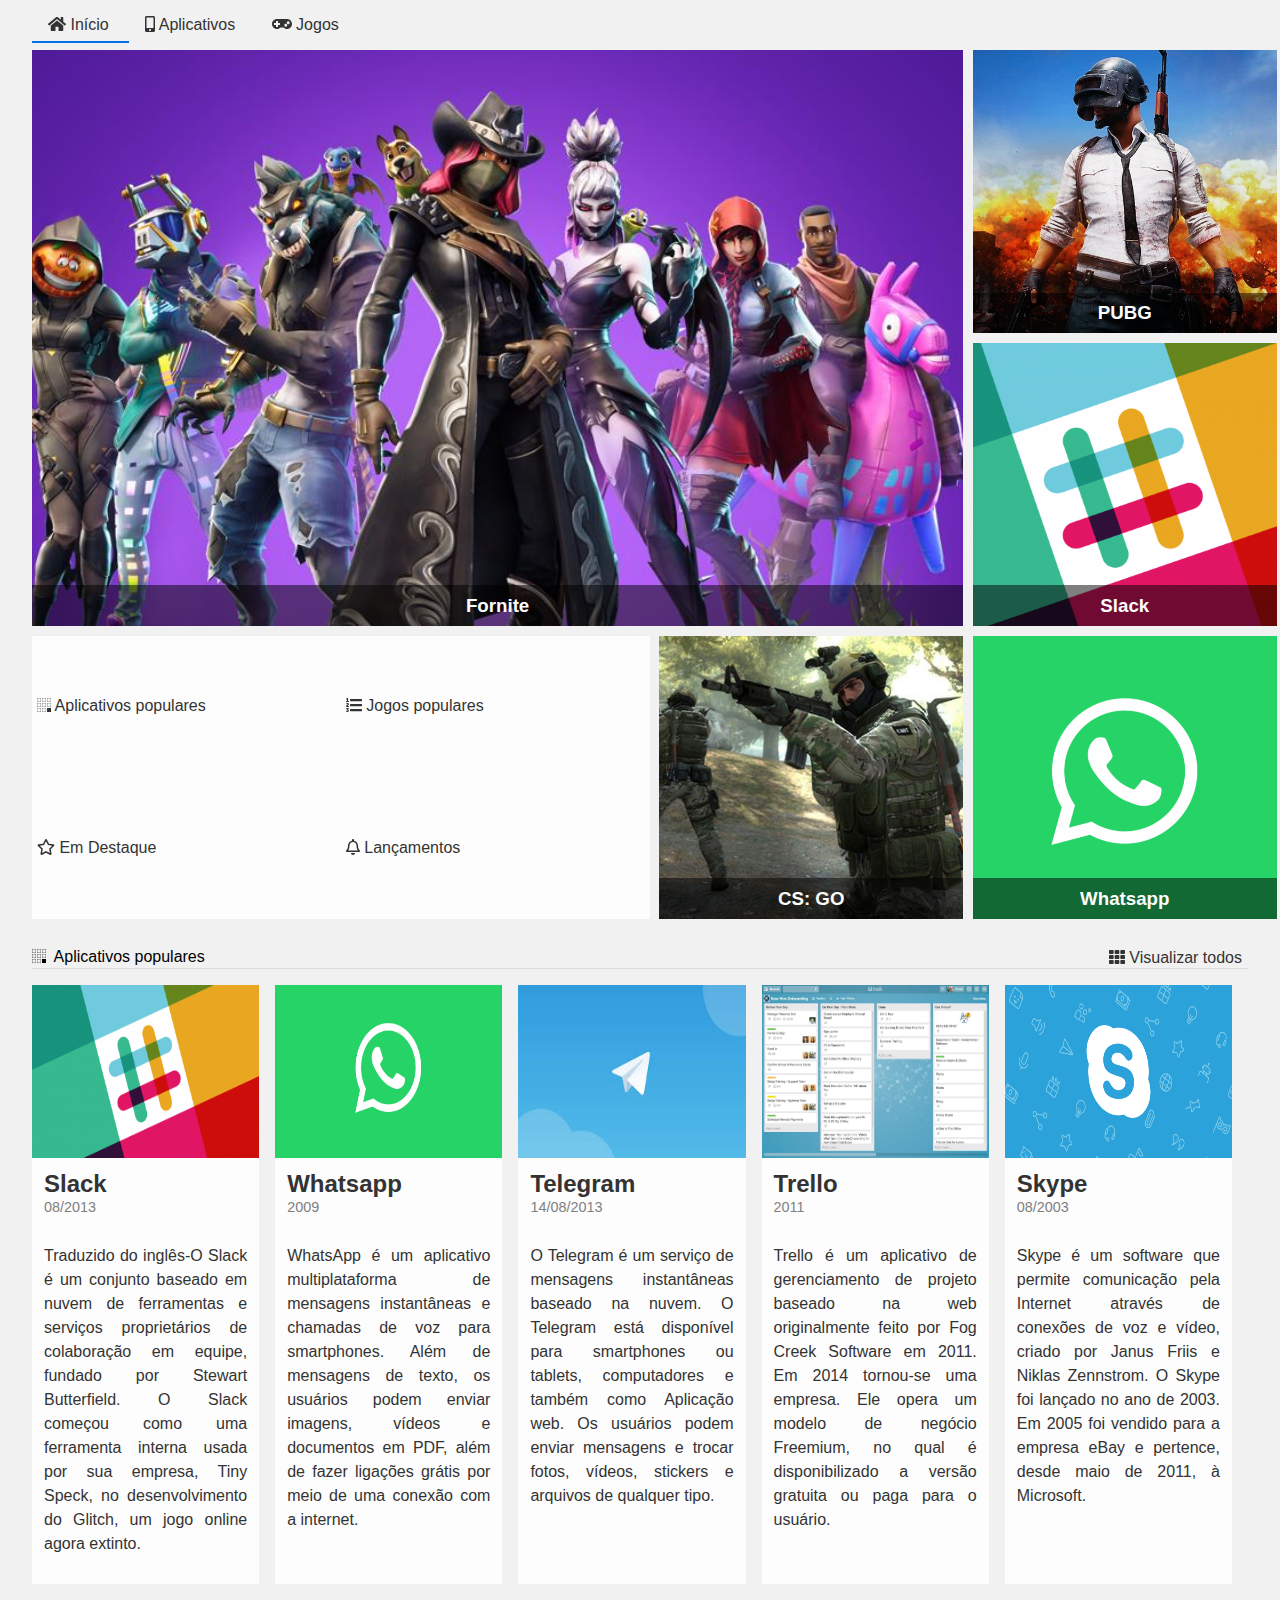
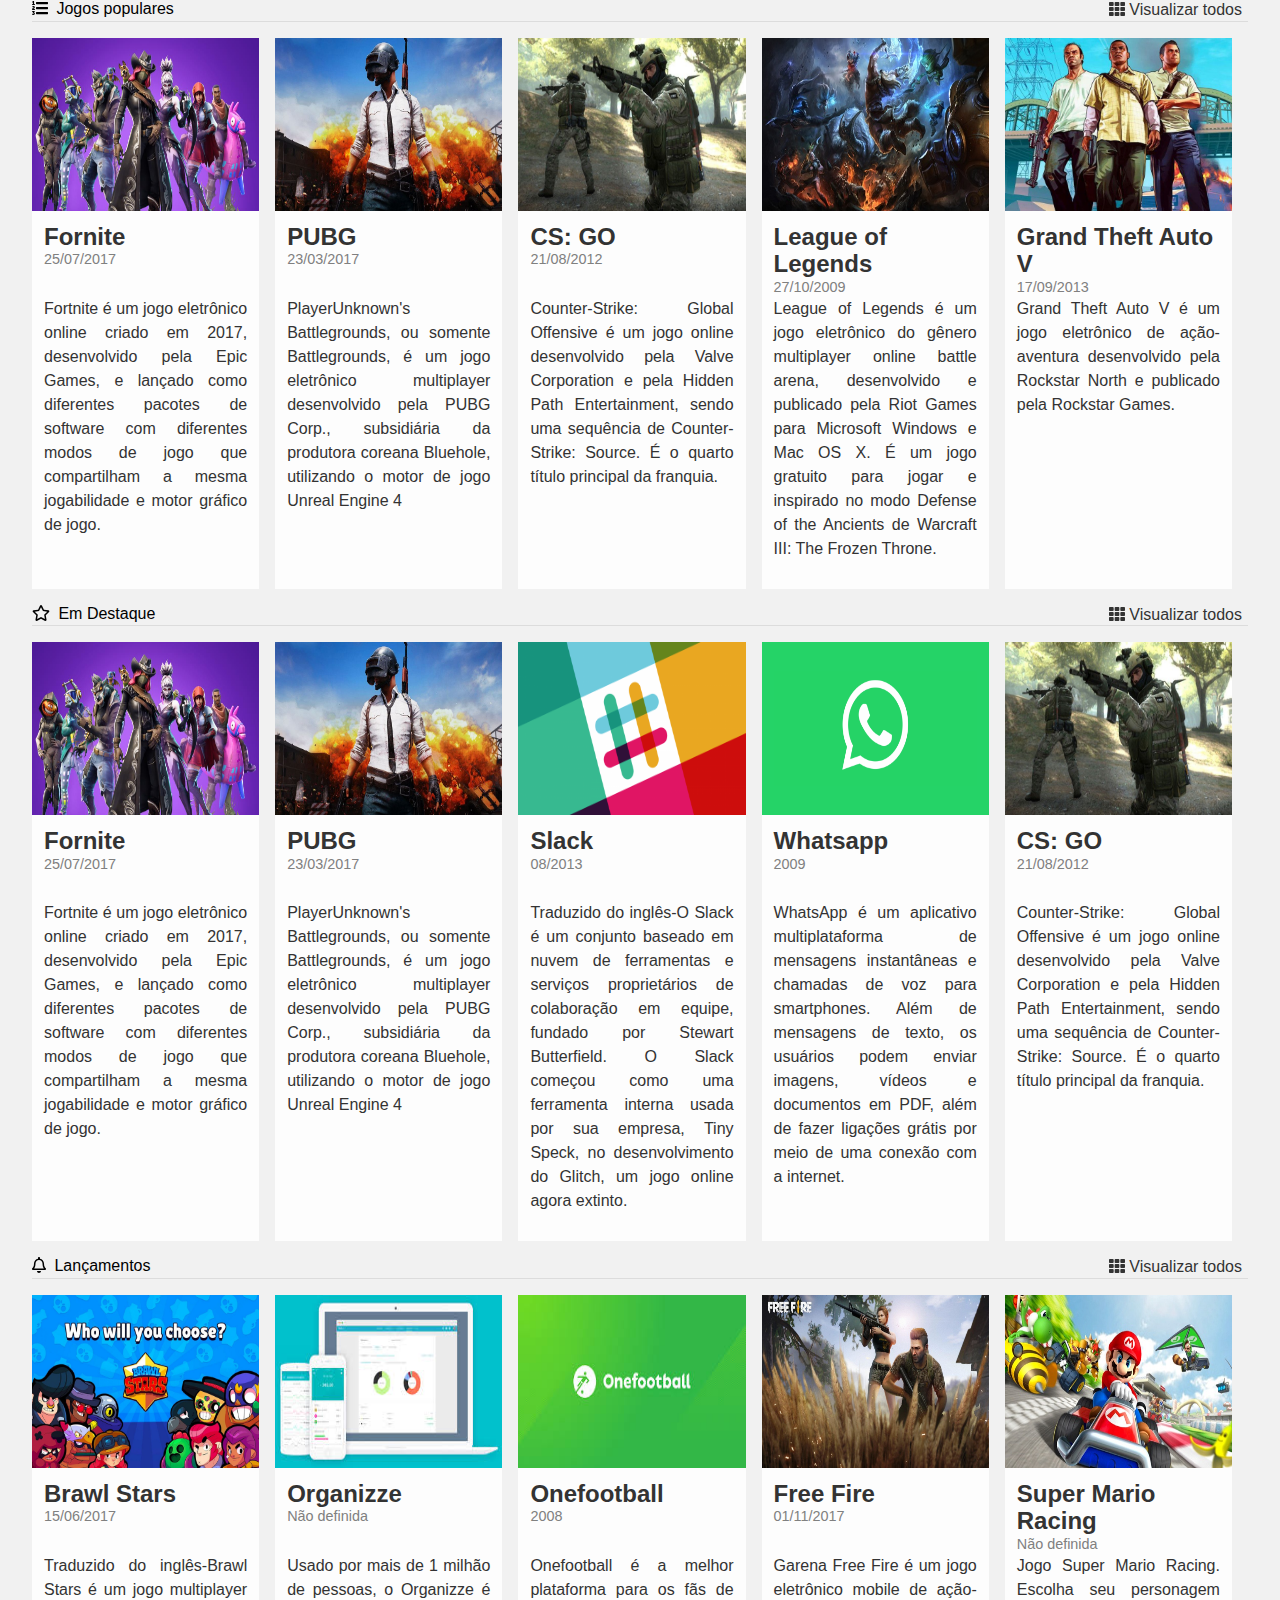
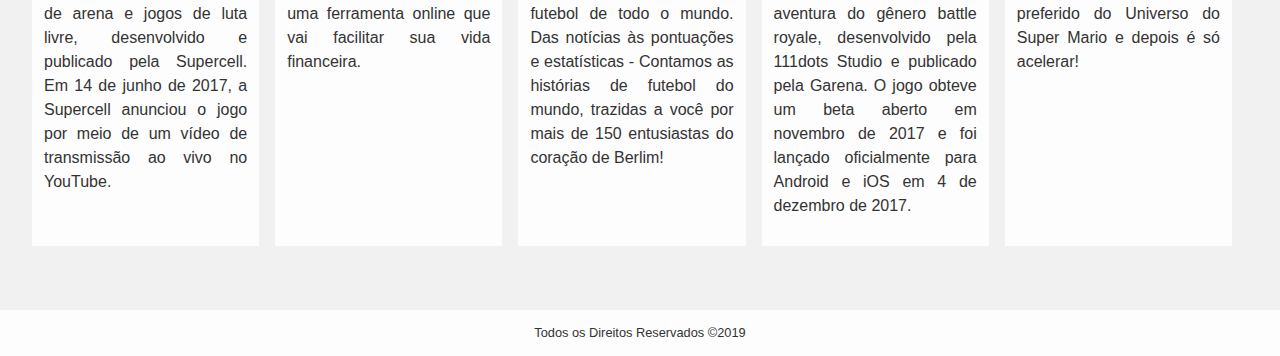
<file: alura-store/index.html>
<!DOCTYPE html>
<html lang="en">

<head>
  <meta charset="UTF-8">
  <meta name="viewport" content="width=device-width, initial-scale=1.0">
  <meta http-equiv="X-UA-Compatible" content="ie=edge">
  <title>Alura Store | Baixe nossos aplicativos e jogos</title>
  <link href="./assets/css/normalize.css" rel="stylesheet">
  <link href="./assets/css/reset.css" rel="stylesheet">
  <link href="./assets/css/style.css" rel="stylesheet">
  <link href="./assets/css/destaques.css" rel="stylesheet">
  <link href="./assets/css/populares.css" rel="stylesheet">
  <link href="./assets/css/menu.css" rel="stylesheet">
  <link href="./assets/css/responsivo.css" rel="stylesheet">

</head>

<body class="app">
  <header class="cabecalho">
    <nav class="menu">
      <ul class="menu__lista">
          <li class="menu__item">
              <a class="menu__link ativo" href="#">
                  <i class="fas fa-home"></i>
                  Início
              </a>
              <a class="menu__link" href="#">
                  <i class="fas fa-mobile-alt"></i>
                  Aplicativos</a>
              <a class="menu__link" href="#">
                  <i class="fas fa-gamepad"></i>
                  Jogos
              </a>
          </li>
      </ul>
  </nav>
  </header>
  <main class="conteudo">
    <section class="destaques">
      <div class="destaques__principal caixa">
        <h3 class="destaques__titulo">Fornite</h3>
      </div>
      <div class="destaques__secundario caixa">
        <h3 class="destaques__titulo">PUBG</h3>
      </div>
      <div class="destaques__secundario caixa">
        <h3 class="destaques__titulo">Slack</h3>
      </div>
      <div class="destaques__secundario caixa">
        <h3 class="destaques__titulo">Whatsapp</h3>
      </div>
      <div class="destaques__secundario caixa">
        <h3 class="destaques__titulo">CS: GO</h3>
      </div>
      <div class="destaques__categorias">
        <ul class="destaques__categorias___lista">
          <li class="destaques__categorias___item">
            <a class="destaques__categorias___link" href="#">
              <i class="destaques__categorias___icone fab fa-buromobelexperte"></i>
              Aplicativos populares
            </a>
          </li>
          <li class="destaques__categorias___item">
            <a class="destaques__categorias___link" href="#">
              <i class="fas fa-list-ol"></i>
              Jogos populares
            </a>
          </li>
          <li class="destaques__categorias___item">
            <a class="destaques__categorias___link" href="#">
              <i class="far fa-star"></i>
              Em Destaque
            </a>
          </li>
          <li class="destaques__categorias___item">
            <a class="destaques__categorias___link" href="#">
              <i class="far fa-bell"></i>
              Lançamentos
            </a>
          </li>
        </ul>
      </div>
    </section>
    <section class="populares">
      <div class="populares__itens">
        <div class="populares__info">
          <div class="populares__cabecalho">
            <h4 class="populares__titulo">
              <i class="populares__icone fab fa-buromobelexperte"></i>
              Aplicativos populares
            </h4>
            <button class="populares__botao">
              <i class="fas fa-th"></i>
              Visualizar todos
            </button>
          </div>
        </div>
        <div class="populares__conteudo">
          <div class="populares__card">
            <img class="populares__card___imagem" src="./assets/img/slack.png">
            <div class="populares__card___corpo">
              <div class="populares__card___cabecalho">
                <h5 class="populares__card___titulo">Slack</h5>
                <time class="populares__card___data" datetime="2013-08-01">08/2013</time>
              </div>
              <div class="populares__card___descricao">
                Traduzido do inglês-O Slack é um conjunto baseado em nuvem de ferramentas e serviços proprietários de
                colaboração em equipe, fundado por Stewart Butterfield. O Slack começou como uma ferramenta interna
                usada por sua empresa, Tiny Speck, no desenvolvimento do Glitch, um jogo online agora extinto.
              </div>
            </div>
          </div>
          <div class="populares__card">
            <img class="populares__card___imagem" src="./assets/img/whatsapp.png">
            <div class="populares__card___corpo">
              <div class="populares__card___cabecalho">
                <h5 class="populares__card___titulo">Whatsapp</h5>
                <time class="populares__card___data" datetime="20090-01-01">2009</time>
              </div>
              <div class="populares__card___descricao">
                WhatsApp é um aplicativo multiplataforma de mensagens instantâneas e chamadas de voz para smartphones.
                Além de mensagens de texto, os usuários podem enviar imagens, vídeos e documentos em PDF, além de fazer
                ligações grátis por meio de uma conexão com a internet.
              </div>
            </div>
          </div>
          <div class="populares__card">
            <img class="populares__card___imagem" src="./assets/img/telegram.jpeg">
            <div class="populares__card___corpo">
              <div class="populares__card___cabecalho">
                <h5 class="populares__card___titulo">Telegram</h5>
                <time class="populares__card___data" datetime="2013-08-14">14/08/2013</time>
              </div>
              <div class="populares__card___descricao">
                O Telegram é um serviço de mensagens instantâneas baseado na nuvem. O Telegram está disponível para
                smartphones ou tablets, computadores e também como Aplicação web. Os usuários podem enviar mensagens e
                trocar fotos, vídeos, stickers e arquivos de qualquer tipo.
              </div>
            </div>
          </div>
          <div class="populares__card">
            <img class="populares__card___imagem" src="./assets/img/trello.jpg">
            <div class="populares__card___corpo">
              <div class="populares__card___cabecalho">
                <h5 class="populares__card___titulo">Trello</h5>
                <time class="populares__card___data" datetime="2011-01-01">2011</time>
              </div>
              <div class="populares__card___descricao">
                Trello é um aplicativo de gerenciamento de projeto baseado na web originalmente feito por Fog Creek
                Software em 2011. Em 2014 tornou-se uma empresa. Ele opera um modelo de negócio Freemium, no qual é
                disponibilizado a versão gratuita ou paga para o usuário.
              </div>
            </div>
          </div>
          <div class="populares__card">
            <img class="populares__card___imagem" src="./assets/img/skype.png">
            <div class="populares__card___corpo">
              <div class="populares__card___cabecalho">
                <h5 class="populares__card___titulo">Skype</h5>
                <time class="populares__card___data" datetime="2003-08-01">08/2003</time>
              </div>
              <div class="populares__card___descricao">
                Skype é um software que permite comunicação pela Internet através de conexões de voz e vídeo, criado por
                Janus Friis e Niklas Zennstrom. O Skype foi lançado no ano de 2003. Em 2005 foi vendido para a empresa
                eBay e pertence, desde maio de 2011, à Microsoft.
              </div>
            </div>
          </div>
        </div>
      </div>
      <div class="populares__itens">
        <div class="populares__info">
          <div class="populares__cabecalho">
            <h4 class="populares__titulo">
              <i class="populares__icone fas fa-list-ol"></i>
              Jogos populares
            </h4>
            <button class="populares__botao">
              <i class="fas fa-th"></i>
              Visualizar todos
            </button>
          </div>
        </div>
        <div class="populares__conteudo">
          <div class="populares__card">
            <img class="populares__card___imagem" src="./assets/img/fortnite.jpg">
            <div class="populares__card___corpo">
              <div class="populares__card___cabecalho">
                <h5 class="populares__card___titulo">Fornite</h5>
                <time class="populares__card___data" datetime="2017-07-25">25/07/2017</time>
              </div>
              <div class="populares__card___descricao">
                Fortnite é um jogo eletrônico online criado em 2017, desenvolvido pela Epic Games, e lançado como
                diferentes pacotes de software com diferentes modos de jogo que compartilham a mesma jogabilidade e
                motor gráfico de jogo.
              </div>
            </div>
          </div>
          <div class="populares__card">
            <img class="populares__card___imagem" src="./assets/img/pubg.jpg">
            <div class="populares__card___corpo">
              <div class="populares__card___cabecalho">
                <h5 class="populares__card___titulo">PUBG</h5>
                <time class="populares__card___data" datetime="2017-03-23">23/03/2017</time>
              </div>
              <div class="populares__card___descricao">
                PlayerUnknown's Battlegrounds, ou somente Battlegrounds, é um jogo eletrônico multiplayer desenvolvido
                pela PUBG Corp., subsidiária da produtora coreana Bluehole, utilizando o motor de jogo Unreal Engine 4
              </div>
            </div>
          </div>
          <div class="populares__card">
            <img class="populares__card___imagem" src="./assets/img/cs-go.jpg">
            <div class="populares__card___corpo">
              <div class="populares__card___cabecalho">
                <h5 class="populares__card___titulo">CS: GO</h5>
                <time class="populares__card___data" datetime="2012-08-21">21/08/2012</time>
              </div>
              <div class="populares__card___descricao">
                Counter-Strike: Global Offensive é um jogo online desenvolvido pela Valve Corporation e pela Hidden Path
                Entertainment, sendo uma sequência de Counter-Strike: Source. É o quarto título principal da franquia.
              </div>
            </div>
          </div>
          <div class="populares__card">
            <img class="populares__card___imagem" src="./assets/img/lol.jpg">
            <div class="populares__card___corpo">
              <div class="populares__card___cabecalho">
                <h5 class="populares__card___titulo">League of Legends</h5>
                <time class="populares__card___data" datetime="2009-10-27">27/10/2009</time>
              </div>
              <div class="populares__card___descricao">
                League of Legends é um jogo eletrônico do gênero multiplayer online battle arena, desenvolvido e
                publicado pela Riot Games para Microsoft Windows e Mac OS X. É um jogo gratuito para jogar e inspirado
                no modo Defense of the Ancients de Warcraft III: The Frozen Throne.
              </div>
            </div>
          </div>
          <div class="populares__card">
            <img class="populares__card___imagem" src="./assets/img/gta-v.jpg">
            <div class="populares__card___corpo">
              <div class="populares__card___cabecalho">
                <h5 class="populares__card___titulo">Grand Theft Auto V</h5>
                <time class="populares__card___data" datetime="2013-09-17">17/09/2013</time>
              </div>
              <div class="populares__card___descricao">
                Grand Theft Auto V é um jogo eletrônico de ação-aventura desenvolvido pela Rockstar North e publicado
                pela Rockstar Games.
              </div>
            </div>
          </div>
        </div>
      </div>
      <div class="populares__itens">
        <div class="populares__info">
          <div class="populares__cabecalho">
            <h4 class="populares__titulo">
              <i class="populares__icone far fa-star"></i>
              Em Destaque
            </h4>
            <button class="populares__botao">
              <i class="fas fa-th"></i>
              Visualizar todos
            </button>
          </div>
        </div>
        <div class="populares__conteudo">
          <div class="populares__card">
            <img class="populares__card___imagem" src="./assets/img/fortnite.jpg">
            <div class="populares__card___corpo">
              <div class="populares__card___cabecalho">
                <h5 class="populares__card___titulo">Fornite</h5>
                <time class="populares__card___data" datetime="2017-07-25">25/07/2017</time>
              </div>
              <div class="populares__card___descricao">
                Fortnite é um jogo eletrônico online criado em 2017, desenvolvido pela Epic Games, e lançado como
                diferentes pacotes de software com diferentes modos de jogo que compartilham a mesma jogabilidade e
                motor gráfico de jogo.
              </div>
            </div>
          </div>
          <div class="populares__card">
            <img class="populares__card___imagem" src="./assets/img/pubg.jpg">
            <div class="populares__card___corpo">
              <div class="populares__card___cabecalho">
                <h5 class="populares__card___titulo">PUBG</h5>
                <time class="populares__card___data" datetime="2017-03-23">23/03/2017</time>
              </div>
              <div class="populares__card___descricao">
                PlayerUnknown's Battlegrounds, ou somente Battlegrounds, é um jogo eletrônico multiplayer desenvolvido
                pela PUBG Corp., subsidiária da produtora coreana Bluehole, utilizando o motor de jogo Unreal Engine 4
              </div>
            </div>
          </div>
          <div class="populares__card">
            <img class="populares__card___imagem" src="./assets/img/slack.png">
            <div class="populares__card___corpo">
              <div class="populares__card___cabecalho">
                <h5 class="populares__card___titulo">Slack</h5>
                <time class="populares__card___data" datetime="2013-08-01">08/2013</time>
              </div>
              <div class="populares__card___descricao">
                Traduzido do inglês-O Slack é um conjunto baseado em nuvem de ferramentas e serviços proprietários de
                colaboração em equipe, fundado por Stewart Butterfield. O Slack começou como uma ferramenta interna
                usada por sua empresa, Tiny Speck, no desenvolvimento do Glitch, um jogo online agora extinto.
              </div>
            </div>
          </div>
          <div class="populares__card">
            <img class="populares__card___imagem" src="./assets/img/whatsapp.png">
            <div class="populares__card___corpo">
              <div class="populares__card___cabecalho">
                <h5 class="populares__card___titulo">Whatsapp</h5>
                <time class="populares__card___data" datetime="20090-01-01">2009</time>
              </div>
              <div class="populares__card___descricao">
                WhatsApp é um aplicativo multiplataforma de mensagens instantâneas e chamadas de voz para smartphones.
                Além de mensagens de texto, os usuários podem enviar imagens, vídeos e documentos em PDF, além de fazer
                ligações grátis por meio de uma conexão com a internet.
              </div>
            </div>
          </div>
          <div class="populares__card">
            <img class="populares__card___imagem" src="./assets/img/cs-go.jpg">
            <div class="populares__card___corpo">
              <div class="populares__card___cabecalho">
                <h5 class="populares__card___titulo">CS: GO</h5>
                <time class="populares__card___data" datetime="2012-08-21">21/08/2012</time>
              </div>
              <div class="populares__card___descricao">
                Counter-Strike: Global Offensive é um jogo online desenvolvido pela Valve Corporation e pela Hidden Path
                Entertainment, sendo uma sequência de Counter-Strike: Source. É o quarto título principal da franquia.
              </div>
            </div>
          </div>
        </div>
      </div>
      <div class="populares__itens">
        <div class="populares__info">
          <div class="populares__cabecalho">
            <h4 class="populares__titulo">
              <i class="populares__icone far fa-bell"></i>
              Lançamentos
            </h4>
            <button class="populares__botao">
              <i class="fas fa-th"></i>
              Visualizar todos
            </button>
          </div>
        </div>
        <div class="populares__conteudo">
          <div class="populares__card">
            <img class="populares__card___imagem" src="./assets/img/brawl-stars.jpg">
            <div class="populares__card___corpo">
              <div class="populares__card___cabecalho">
                <h5 class="populares__card___titulo">Brawl Stars</h5>
                <time class="populares__card___data" datetime="2017-06-15">15/06/2017</time>
              </div>
              <div class="populares__card___descricao">
                Traduzido do inglês-Brawl Stars é um jogo multiplayer de arena e jogos de luta livre, desenvolvido e
                publicado pela Supercell. Em 14 de junho de 2017, a Supercell anunciou o jogo por meio de um vídeo de
                transmissão ao vivo no YouTube.
              </div>
            </div>
          </div>
          <div class="populares__card">
            <img class="populares__card___imagem" src="./assets/img/organizze.jpeg">
            <div class="populares__card___corpo">
              <div class="populares__card___cabecalho">
                <h5 class="populares__card___titulo">Organizze</h5>
                <time class="populares__card___data" datetime="">Não definida</time>
              </div>
              <div class="populares__card___descricao">
                Usado por mais de 1 milhão de pessoas, o Organizze é uma ferramenta online que vai facilitar sua vida
                financeira.
              </div>
            </div>
          </div>
          <div class="populares__card">
            <img class="populares__card___imagem" src="./assets/img/onefotball.jpeg">
            <div class="populares__card___corpo">
              <div class="populares__card___cabecalho">
                <h5 class="populares__card___titulo">Onefootball</h5>
                <time class="populares__card___data" datetime="2008-01-01">2008</time>
              </div>
              <div class="populares__card___descricao">
                Onefootball é a melhor plataforma para os fãs de futebol de todo o mundo. Das notícias às pontuações e
                estatísticas - Contamos as histórias de futebol do mundo, trazidas a você por mais de 150 entusiastas do
                coração de Berlim!
              </div>
            </div>
          </div>
          <div class="populares__card">
            <img class="populares__card___imagem" src="./assets/img/free-fire.jpg">
            <div class="populares__card___corpo">
              <div class="populares__card___cabecalho">
                <h5 class="populares__card___titulo">Free Fire</h5>
                <time class="populares__card___data" datetime="2017-11-01">01/11/2017</time>
              </div>
              <div class="populares__card___descricao">
                Garena Free Fire é um jogo eletrônico mobile de ação-aventura do gênero battle royale, desenvolvido pela
                111dots Studio e publicado pela Garena. O jogo obteve um beta aberto em novembro de 2017 e foi lançado
                oficialmente para Android e iOS em 4 de dezembro de 2017.
              </div>
            </div>
          </div>
          <div class="populares__card">
            <img class="populares__card___imagem" src="./assets/img/mario-kart.jpg">
            <div class="populares__card___corpo">
              <div class="populares__card___cabecalho">
                <h5 class="populares__card___titulo">Super Mario Racing</h5>
                <time class="populares__card___data" datetime="">Não definida</time>
              </div>
              <div class="populares__card___descricao">
                Jogo Super Mario Racing. Escolha seu personagem preferido do Universo do Super Mario e depois é só
                acelerar!
              </div>
            </div>
          </div>
        </div>
      </div>
    </section>
  </main>
  <footer class="rodape">Todos os Direitos Reservados &copy;2019</footer>
  <script src="./assets/js/fontawesome.all.min.js"></script>

</body>

</html>
</file>
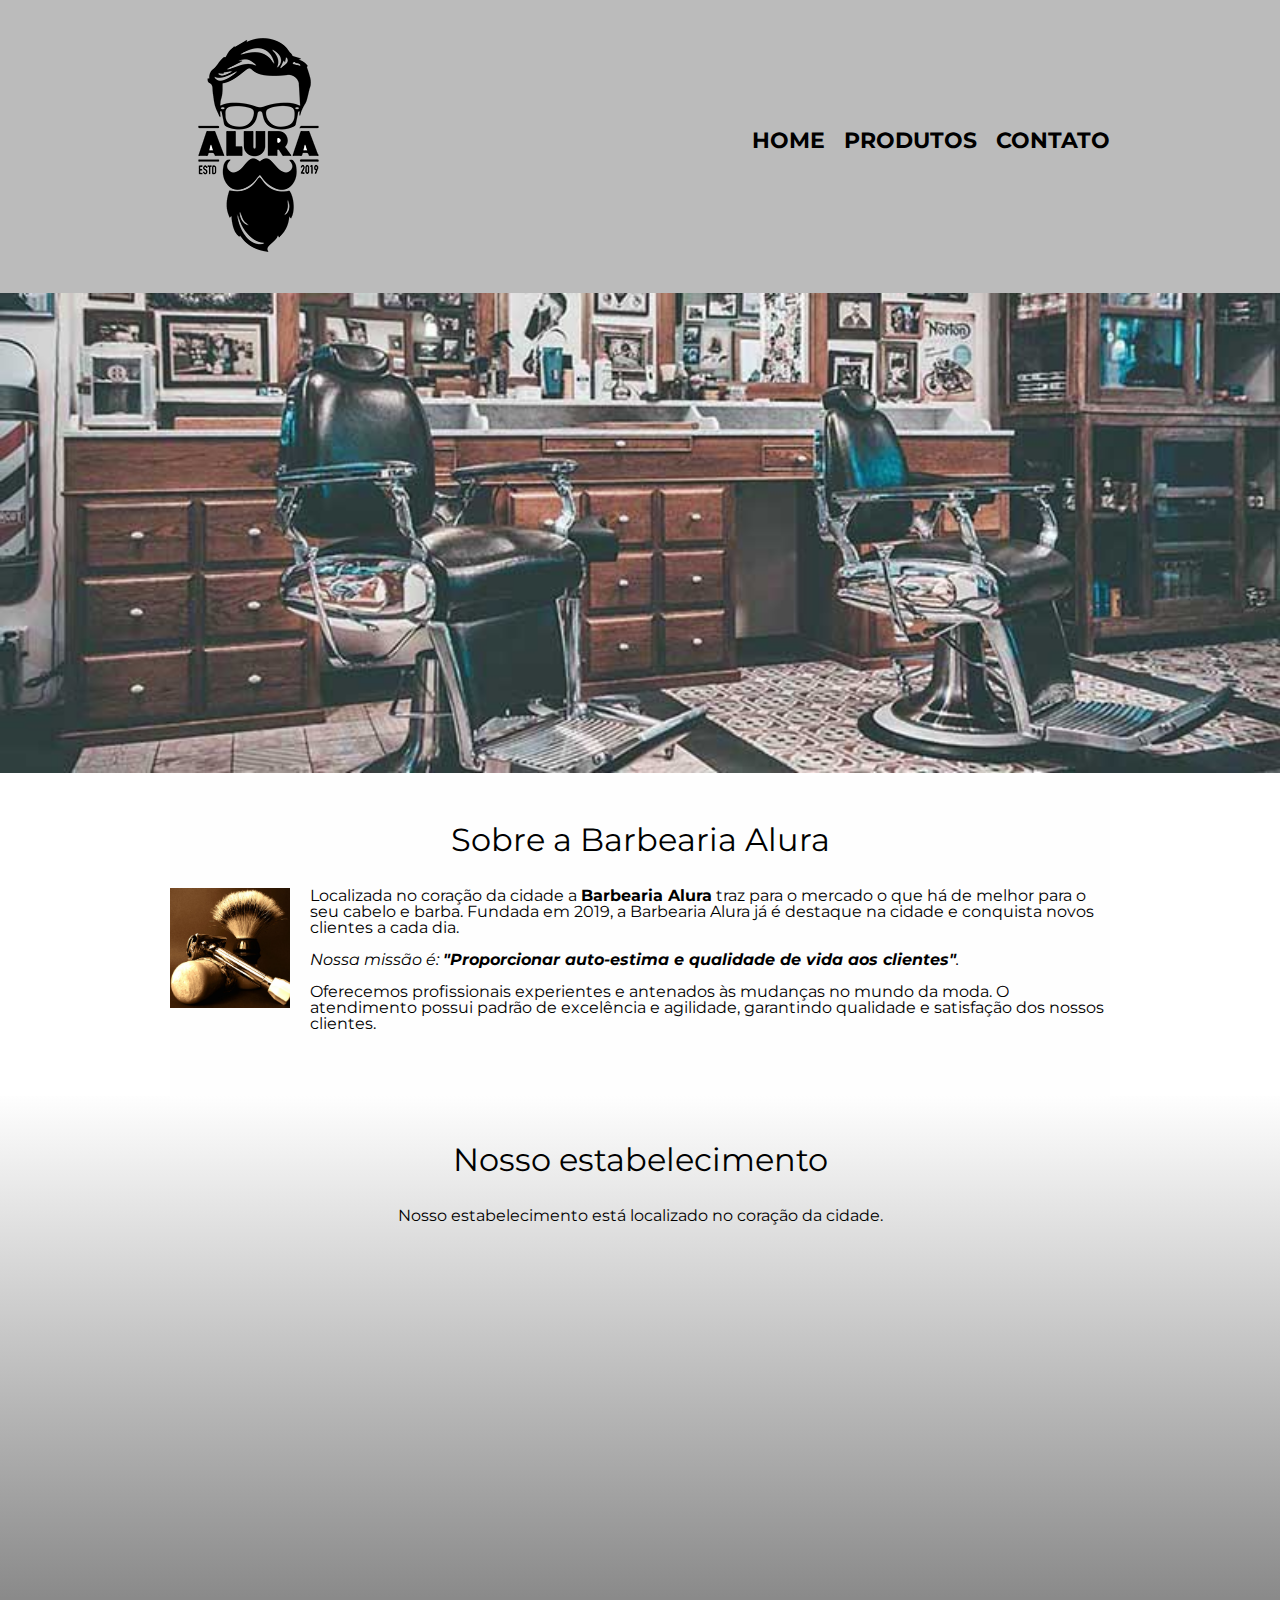
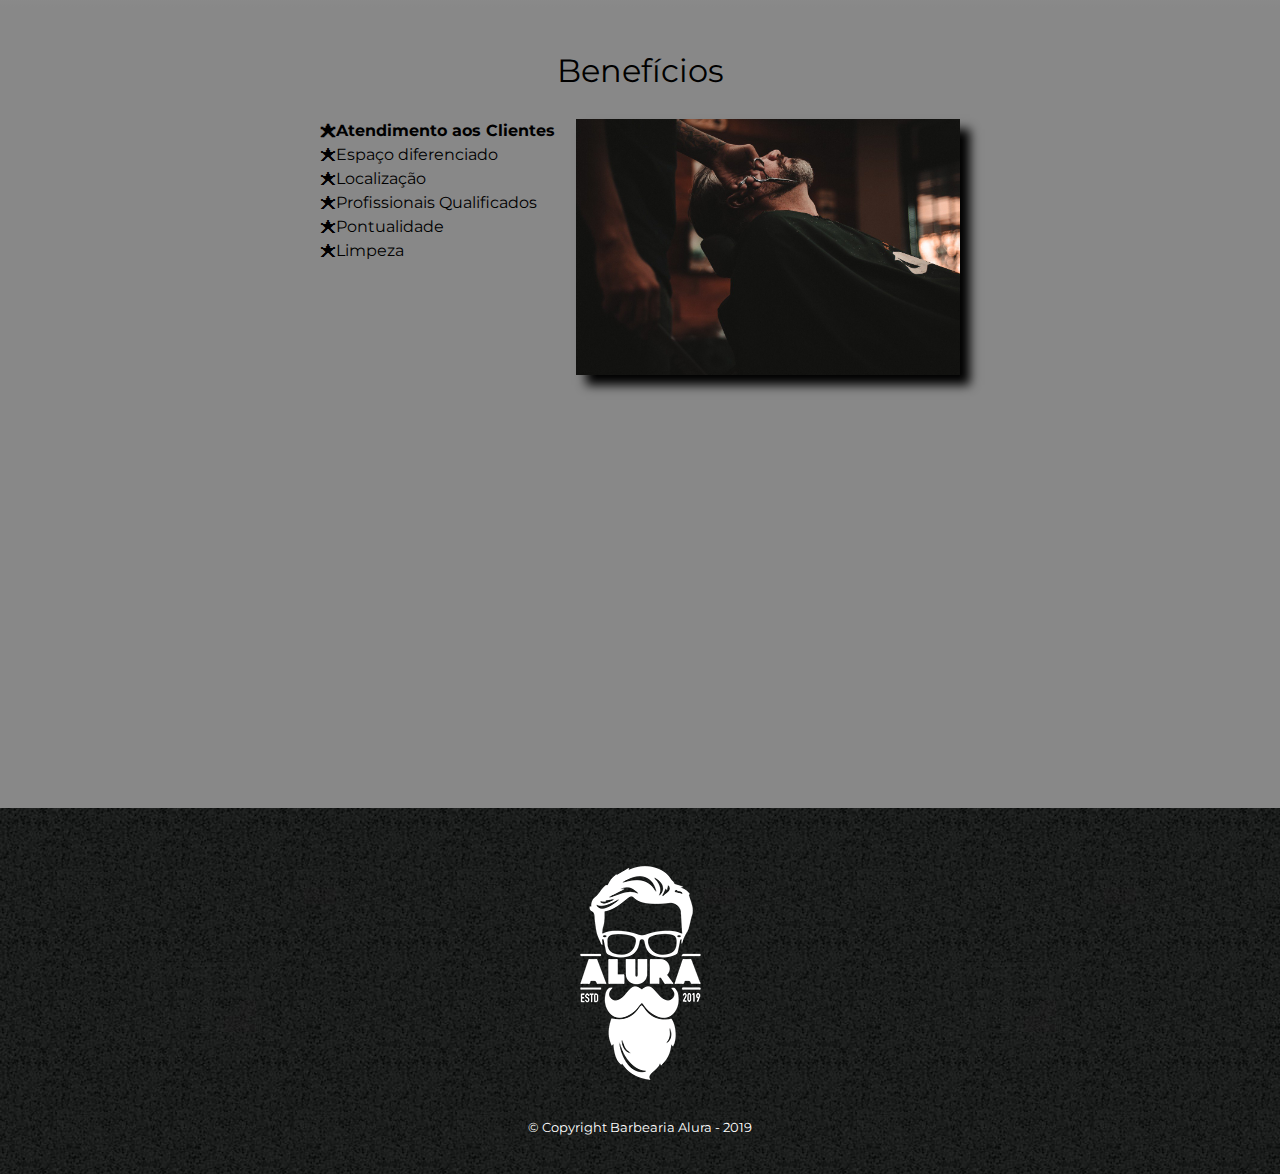
<file: Barbearia Alura/index.html>
<!DOCTYPE html>
<html lang="pt-br">
	<head>
		<meta charset="UTF-8">
		<meta name="viewport" content="width=device-width">
		<title>Barbearia Alura</title>
		<link rel="stylesheet" href="reset.css">
		<link rel="stylesheet" href="style.css">
		<link href="https://fonts.googleapis.com/css?family=Montserrat&display=swap" rel="stylesheet">
	</head>

	<body>
		<header>
			<div class="caixa">
				<h1><img src="logo.png"></h1>

				<nav>
					<ul>
						<li><a href="index.html">Home</a></li>
						<li><a href="produtos.html">Produtos</a></li>
						<li><a href="contato.html">Contato</a></li>
					</ul>
				</nav>
			</div>
		</header>

		<img class="banner" src="banner.jpg">

		<main>
			<section class="principal">
				<h2 class="titulo-principal">Sobre a Barbearia Alura</h2>

				<img class="utensilios" src="utensilios.jpg" alt="Utensilios de um barbeiro.">
		 
				<p>Localizada no coração da cidade a <strong>Barbearia Alura</strong> traz para o mercado o que há de melhor para o seu cabelo e barba. Fundada em 2019, a Barbearia Alura já é destaque na cidade e conquista novos clientes a cada dia.</p>

				<p id="missao"><em>Nossa missão é: <strong>"Proporcionar auto-estima e qualidade de vida aos clientes"</strong>.</em></p>

				<p>Oferecemos profissionais experientes e antenados às mudanças no mundo da moda. O atendimento possui padrão de excelência e agilidade, garantindo qualidade e satisfação dos nossos clientes.</p>
			</section>

			<section class="mapa">
				<h3 class="titulo-principal">Nosso estabelecimento</h3>
				<p>Nosso estabelecimento está localizado no coração da cidade.</p>

				<div class="mapa-conteudo">
					<iframe src="https://www.google.com/maps/embed?pb=!1m18!1m12!1m3!1d3656.4483278365396!2d-46.63466568562861!3d-23.588249068469487!2m3!1f0!2f0!3f0!3m2!1i1024!2i768!4f13.1!3m3!1m2!1s0x94ce5a2b2ed7f3a1%3A0xab35da2f5ca62674!2sCaelum!5e0!3m2!1spt-BR!2sbr!4v1568814489656!5m2!1spt-BR!2sbr" width="100%" height="300" frameborder="0" style="border:0;" allowfullscreen=""></iframe>
				</div>
			</section>

			<section class="beneficios">
				<h3 class="titulo-principal">Benefícios</h3>

				<div class="conteudo-beneficios">
					<ul class="lista-beneficios">
						<li class="itens">Atendimento aos Clientes</li>
						<li class="itens">Espaço diferenciado</li>
						<li class="itens">Localização</li>
						<li class="itens">Profissionais Qualificados</li>
						<li class="itens">Pontualidade</li>
						<li class="itens">Limpeza</li>
					</ul><img src="beneficios.jpg" class="imagem-beneficios">
				</div>

				<div class="video">
					<iframe width="100%" height="315" src="https://www.youtube.com/embed/wcVVXUV0YUY" frameborder="0" allow="accelerometer; autoplay; encrypted-media; gyroscope; picture-in-picture" allowfullscreen></iframe>
				</div>
			</section>
		</main>

		<footer>
			<img src="logo-branco.png">
			<p class="copyright">&copy; Copyright Barbearia Alura - 2019</p>
		</footer>
	</body>
</html>
</file>
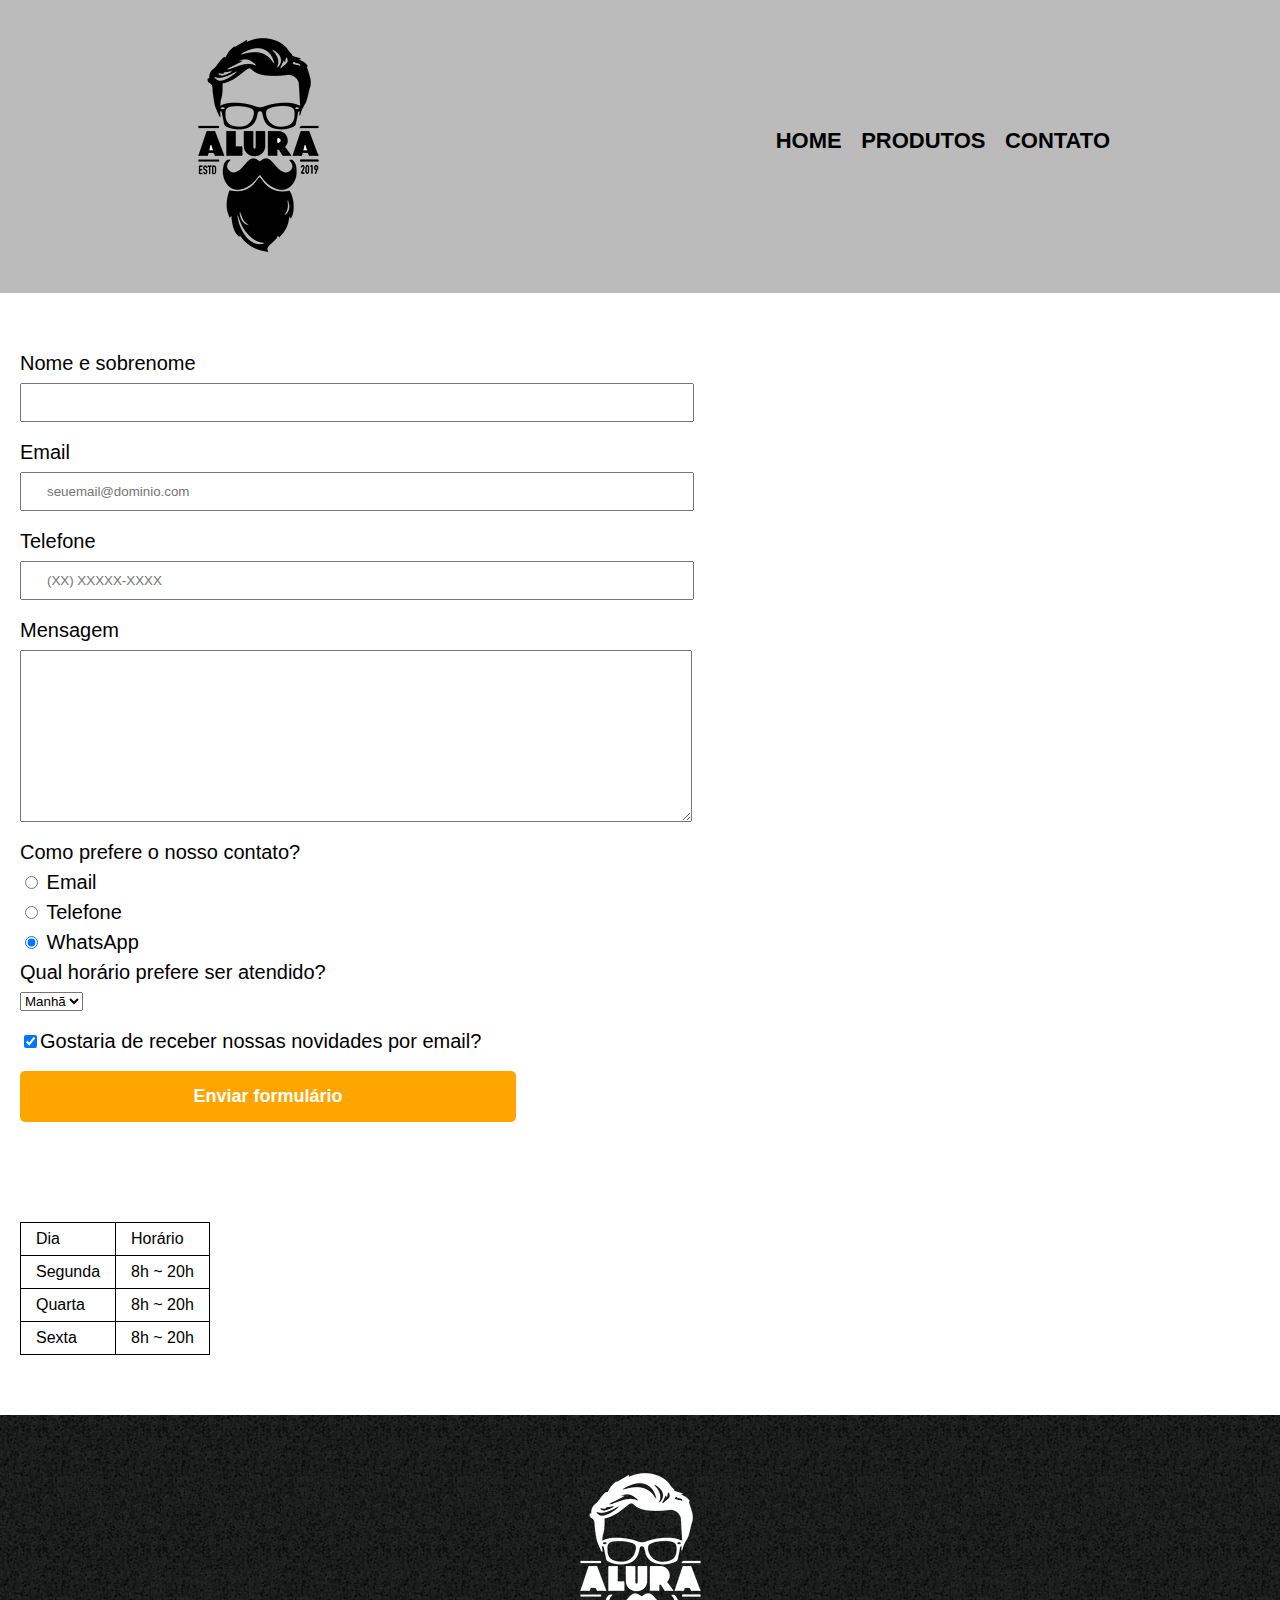
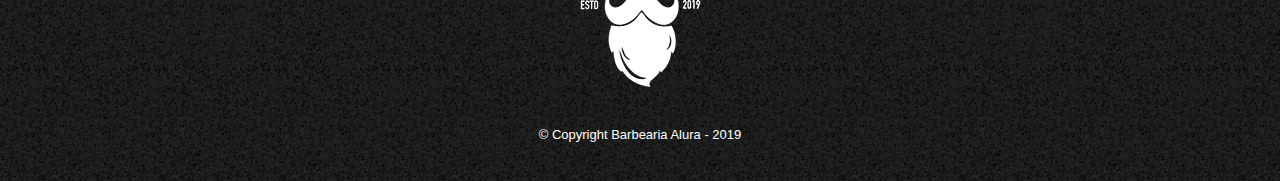
<file: Barbearia Alura/contato.html>
<!DOCTYPE html>
<html>
	<head>
		<meta charset="UTF-8">
		<meta name="viewport" content="width=device-width">
		<title>Contato - Barbearia Alura</title>
		<link rel="stylesheet" href="reset.css">
		<link rel="stylesheet" href="style.css">
	</head>
	<body>
		<header>
			<div class="caixa">
				<h1><img src="logo.png" alt="Logo da Barbearia Alura"></h1>

				<nav>
					<ul>
						<li><a href="index.html">Home</a></li>
						<li><a href="produtos.html">Produtos</a></li>
						<li><a href="contato.html">Contato</a></li>
					</ul>
				</nav>
			</div>
		</header>

		<main>
			<form>
				<label for="nomesobrenome">Nome e sobrenome</label>
				<input type="text" id="nomesobrenome" class="input-padrao" required>

				<label for="email">Email</label>
				<input type="email" id="email" class="input-padrao" required placeholder="seuemail@dominio.com">

				<label for="telefone">Telefone</label>
				<input type="tel" id="telefone" class="input-padrao" required placeholder="(XX) XXXXX-XXXX">

				<label for="mensagem">Mensagem</label>
				<textarea cols="70" rows="10" id="mensagem" class="input-padrao" required></textarea>

				<fieldset>
					<legend>Como prefere o nosso contato?</legend>
					<label for="radio-email"><input type="radio" name="contato" value="email" id="radio-email"> Email</label>
					
					<label for="radio-telefone"><input type="radio" name="contato" value="telefone" id="radio-telefone"> Telefone</label>
					
					<label for="radio-whatsapp"><input type="radio" name="contato" value="whatsapp" id="radio-whatsapp" checked> WhatsApp</label>
				</fieldset>

				<fieldset>
					<legend>Qual horário prefere ser atendido?</legend>
					<select>
						<option>Manhã</option>
						<option>Tarde</option>
						<option>Noite</option>
					</select>
				</fieldset>

				<label class="checkbox"><input type="checkbox" checked>Gostaria de receber nossas novidades por email?</label>

				<input type="submit" value="Enviar formulário" class="enviar">
			</form>

			<div class="tabela">
				<table>
					<tr>
						<td>Dia</td>
						<td>Horário</td>
					</tr>
					<tr>
						<td>Segunda</td>
						<td>8h ~ 20h</td>
					</tr>
					<tr>
						<td>Quarta</td>
						<td>8h ~ 20h</td>
					</tr>
					<tr>
						<td>Sexta</td>
						<td>8h ~ 20h</td>
					</tr>
				</table>
			</div>
		</main>

		<footer>
			<img src="logo-branco.png" alt="Logo da Barbearia Alura">
			<p class="copyright">&copy; Copyright Barbearia Alura - 2019</p>
		</footer>
	</body>
</html>
</file>
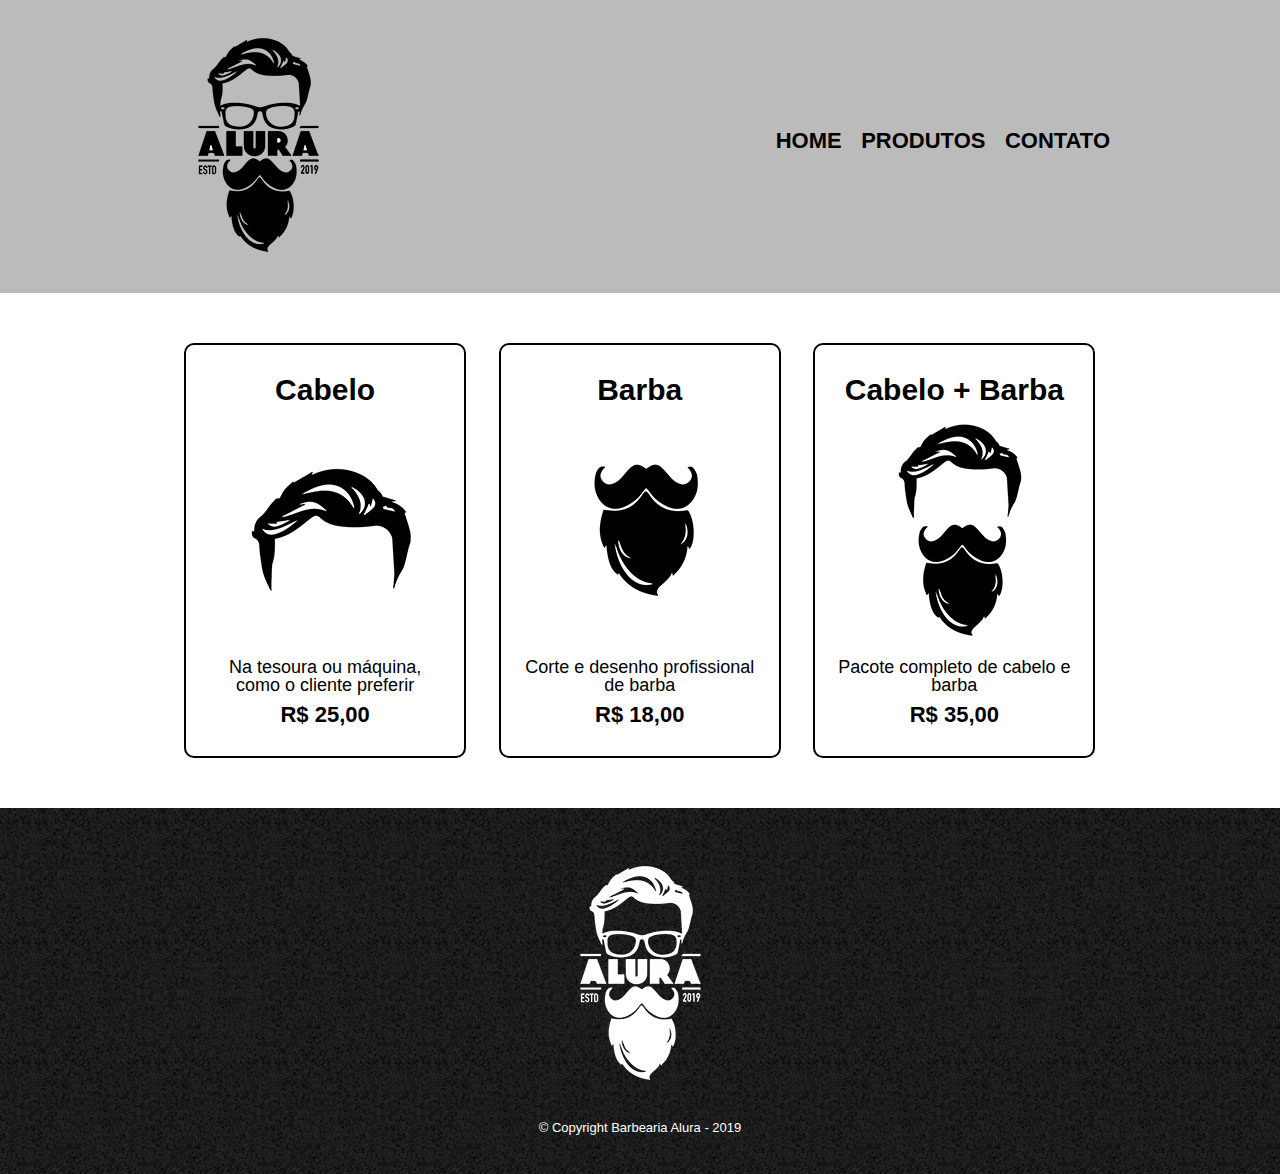
<file: Barbearia Alura/produtos.html>
<!DOCTYPE html>
<html>
	<head>
		<meta charset="UTF-8">
		<meta name="viewport" content="width=device-width">
		<title>Produtos - Barbearia Alura</title>
		<link rel="stylesheet" href="reset.css">
		<link rel="stylesheet" href="style.css">
	</head>
	<body>
		<header>
			<div class="caixa">
				<h1><img src="logo.png"></h1>

				<nav>
					<ul>
						<li><a href="index.html">Home</a></li>
						<li><a href="produtos.html">Produtos</a></li>
						<li><a href="contato.html">Contato</a></li>
					</ul>
				</nav>
			</div>
		</header>

		<main>
			<ul class="produtos">
				<li>
					<h2>Cabelo</h2>
					<img src="cabelo.jpg">
					<p class="produto-descricao">Na tesoura ou máquina, como o cliente preferir</p>
					<p class="produto-preco">R$ 25,00</p>
				</li>
				<li>
					<h2>Barba</h2>
					<img src="barba.jpg">
					<p class="produto-descricao">Corte e desenho profissional de barba</p>
					<p class="produto-preco">R$ 18,00</p>
				</li>
				<li>
					<h2>Cabelo + Barba</h2>
					<img src="cabelo+barba.jpg">
					<p class="produto-descricao">Pacote completo de cabelo e barba</p>
					<p class="produto-preco">R$ 35,00</p>
				</li>
			</ul>
		</main>

		<footer>
			<img src="logo-branco.png">
			<p class="copyright">&copy; Copyright Barbearia Alura - 2019</p>
		</footer>
	</body>
</html>
</file>
<file: alura-store/assets/css/style.css>
.app {
    background: #f1f1f1;
    display: grid;  
    font-family: Arial, Helvetica, sans-serif;

    grid-template-areas:
        "cabecalho"
        "conteudo"
        "rodape";

    grid-template-columns: auto;
    grid-template-rows: 50px auto auto;
}

.cabecalho {
    align-items: center;
    display: flex;
    grid-area: cabecalho;
    padding: 0 2rem;
}
 
.conteudo {
    grid-area: conteudo;
    padding: 0 2rem;
}

.rodape {
    background: #fdfdfd;
    color: #333333;
    font-size: .8rem;
    grid-area: rodape;
    padding: 1rem;
    text-align: center;
}
</file>
<file: alura-store/assets/css/destaques.css>
.caixa {
    align-items: flex-end;
    display: flex;
    justify-content: center;
}


.destaques {
    display: grid;
    grid-gap: .6rem;
    grid-template-columns: 25% 25% 25% 25%;
    grid-template-rows: 33.33% 33.33% 33.33%;

    height: calc(100vh - 50px);
}

.destaques__titulo{
    background: rgba(0, 0, 0, .5);
    padding: .6rem;
    color: #fdfdfd;
    text-align: center;
    width: 100%;
}

.destaques__principal {
    background: url('../img/fortnite.jpg') center / cover no-repeat;
    grid-row: 1 / 3;
}

.destaques__secundario:nth-child(2) {
    background: url('../img/pubg.jpg') center / cover no-repeat;

}

.destaques__secundario:nth-child(3) {
    background: url('../img/slack.png') center / cover no-repeat;

}

.destaques__secundario:nth-child(4) {
    background: url('../img/whatsapp.png') center / cover no-repeat;

}

.destaques__secundario:nth-child(5) {
    background: url('../img/cs-go.jpg') center / cover no-repeat;

}

.destaques__categorias {
    grid-row: 3 / 3;
}

.destaques__categorias___lista {
    display: flex;
    flex-wrap: wrap;
    height: 100%;
    justify-content: space-between;
}

.destaques__categorias___item {
    align-items: center;
    background: #fdfdfd;
    border: 5px solid transparent;
    display: flex;
    color: #333333;
    width: 50%;
}

.destaques__categorias___link{
    color: inherit;
}
</file>
<file: alura-store/assets/css/populares.css>
.populares {
    padding: 3rem 0rem;
}

.populares__conteudo {
    display: flex;
    flex-wrap: wrap;
    padding: 1rem 0;
}

.populares__card {
    background: #fdfdfd;
    display: grid;
    grid-template-areas: 
    "card-imagem"
    "card-corpo";
    grid-column: 100%;
}

.populares__card:last-child {
    margin-right: 0;
}

.populares__card___imagem {
    grid-area: card-imagem;
    height: 100%;
    width: 100%;
}



.populares__card___corpo {
    display: grid;
    grid-row-gap: .5rem;
    grid-area: card-corpo;
    grid-area: 
    "card-titulo"
    "card-conteudo";
    grid-template-rows: 50px auto;

    padding: .75rem;
}

.populares__card___titulo {
    color: #333333;
    font-size: 1.5rem;
}

.populares__card___data {
    font-size: .9rem;
    color: #808080;
}

.populares__card___descricao {
    color: #333333;
    line-height: 1.5;
    margin: 1rem 0;
    text-align: justify;

}  

.populares__titulo {
    font-weight: 500;
}

.populares__icone {
    margin-right: .25rem;
}

.populares__cabecalho {
    border-bottom: 1px solid #dcdcdc;
    display: flex;
    justify-content: space-between;
}

.populares__botao {
    background: transparent;
    border: none;
    color: #333333;
}
</file>
<file: alura-store/assets/css/menu.css>
.menu__link {
    color: #333333;
    padding: .5rem 1rem;
}

.menu__link:hover, .menu__link.ativo {
    border-bottom: 2px solid #0073e6;
}
</file>
<file: alura-store/assets/css/responsivo.css>
@media screen and (min-width: 0) {
    .destaques__principal, .destaques__categorias {
        grid-column: 1 / 5;
    }
    .destaques__secundario:nth-child(2) {
        display: none;
        grid-column: none;
        grid-row: none;
    }

    .destaques__secundario:nth-child(3) {
        display: none;
        grid-column: none;
        grid-row: none;
    }

    .destaques__secundario:nth-child(4) {
        display: none;
        grid-column: none;
        grid-row: none;
    }

    .destaques__secundario:nth-child(5) {
        display: none;
        grid-column: none;
        grid-row: none;
    }

    .populares__conteudo {
        flex-direction: column;
    }

    .populares__card {
        grid-template-rows: 150px auto;
        margin-bottom: 3rem;
        margin-right: 0;
        width: 100%;
    }
}

@media screen and (min-width: 768px) {
    .destaques__principal {
        grid-column: 1 / 4;
    }
    .destaques__secundario:nth-child(2) {
        display: flex;
        grid-column: 4 / 4;
        grid-row: 1 / 1;
    }

    .destaques__secundario:nth-child(3) {
        display: flex;
        grid-column: 4 / 4;
        grid-row: 2 / 2;
    }

    .destaques__secundario:nth-child(4) {
        display: flex;
        grid-column: 4 / 4;
        grid-row: 3 / 3;
    }

    .destaques__secundario:nth-child(5) {
        display: flex;
        grid-column: 3 / 3;
        grid-row: 3 / 3;
    }

    .destaques__categorias {
        grid-column: 1 / 3;
    }

    .populares__conteudo {
        flex-direction: row;
    }

    .populares__card {
        grid-template-rows: 173px auto;
        margin-right: 1rem;
        width: calc(50% - 1rem);
    }

}

@media screen and (min-width: 992px) {
    .populares__card {
        width: calc(33.33% - 1rem);
    }
}

@media screen and (min-width: 1200px) {
    .populares__card {
        margin-bottom: 0rem;
        width: calc(20% - 1rem);
    }

}
</file>
<file: Barbearia Alura/style.css>
body {
	font-family: 'Montserrat', sans-serif;
}

header {
	background: #BBBBBB;
	padding: 20px 0;
}

.caixa {
	position: relative;
	width: 940px;
	margin: 0 auto;
}

nav {
	position: absolute;
	top: 110px;
	right: 0;
}

nav li {
	display: inline;
	margin: 0 0 0 15px;
}

nav a {
	text-transform: uppercase;
	color: #000000;
	font-weight: bold;
	font-size: 22px;
	text-decoration: none;
}

nav a:hover {
	color: #C78C19;
	text-decoration: underline;
}

.produtos {
	width: 940px;
	margin: 0 auto;
	padding: 50px 0;
}

.produtos li {
	display: inline-block;
	text-align: center;
	width: 30%;
	vertical-align: top;
	margin: 0 1.5%;
	padding: 30px 20px;
	box-sizing: border-box;
	border: 2px solid #000000;
	border-radius: 10px;
}

.produtos li:hover {
	border-color: #C78C19;
}

.produtos li:active {
	border-color: #088C19;	
}

.produtos li:hover h2 {
	font-size: 34px;
}

.produtos h2 {
	font-size: 30px;
	font-weight: bold;
}

.produto-descricao {
	font-size: 18px;
}

.produto-preco {
	font-size: 22px;
	font-weight: bold;
	margin-top: 10px;
}

footer {
	text-align: center;
	background: url("bg.jpg");
	padding: 40px 0;
}

.copyright {
	color: #FFFFFF;
	font-size: 13px;
	margin: 20px 0 0;
}

@media screen and (max-width: 480px){
	.caixa{
		width: auto;
	}

	.produtos{
		width: auto;
	}

	.produtos li{
		margin: auto;
		width: 100%;
		padding: 10px 10px ;
	}

	.produtos ul{
		margin: auto;
		padding: 10px;
	}
}

main {
	
}

form {
	padding: 20px;
	margin: 40px 0;
}

form label, form legend {
	display:block;
	font-size: 20px;
	margin: 0 0 10px;
}

.input-padrao {
	display: block;
	margin: 0 0 20px;
	padding: 10px 25px;
	width: 50%;
}

.checkbox {
	margin: 20px 0;
}

.enviar {
	width:40%;
	padding: 15px 0;
	background: orange;
	color: white;
	font-weight: bold;
	font-size: 18px;
	border: none;
	border-radius: 5px;
	transition: 1s all;
	cursor: pointer;
}

.enviar:hover {
	background: darkorange;
	transform: scale(1.2);
}

table {
	margin: 20px 0 40px;
}

.tabela{
	padding: 20px;
}

thead {
	background: #555555;
	color: white;
	font-weight: bold;
}

td, th {
	border: 1px solid #000000;
	padding: 8px 15px;
}


/* css da página inicial */
.banner {
	width:100%;
}

.titulo-principal {
	text-align: center;
	font-size: 2em;
	margin: 0 0 1em;
	clear: left;
}

.principal {
	padding: 3em 0;
	background: #FEFEFE;
	width: 940px;
	margin: 0 auto;
}

.principal p {
	margin: 0 0 1em;
}

.principal strong {
	font-weight: bold;
}

.principal em {
	font-style: italic;
}

.utensilios {
	width: 120px;
	float: left;
	margin: 0 20px 20px 0;
}

.mapa {
	padding: 3em 0;
	background: linear-gradient(#FEFEFE, #888888);
}

.mapa-conteudo {
	width: 940px;
	margin: 0 auto;
}

.mapa p {
	margin: 0 0 2em;
	text-align: center;
}

.beneficios {
	padding: 3em 0;
	background: #888888;
}

.conteudo-beneficios {
	width: 640px;
	margin: 0 auto;
}

.lista-beneficios {
	width: 40%;
	display: inline-block;
	vertical-align: top;
}

.itens {
	line-height: 1.5;
}

.itens:first-child {
	font-weight: bold;
}

.itens:before {
	content: "🟊";
}

.imagem-beneficios {
	width: 60%;
	opacity: 1;
	transition: 400ms;
	box-shadow: 10px 10px 10px 0 #000000;
}

.imagem-beneficios:hover {
	opacity: 0.3;
}

.video {
	width: 560px;
	margin: 2em auto;
}

@media screen and (max-width: 480px){
	.caixa, .principal, .mapa-conteudo, .conteudo-beneficios, .video {
		width: auto;
	}

	h1{
		text-align: center;
	}

	nav{
		position: static;
	}

	.lista-beneficios, .imagem-beneficios{
		width: 100%;
	}
}
</file>
